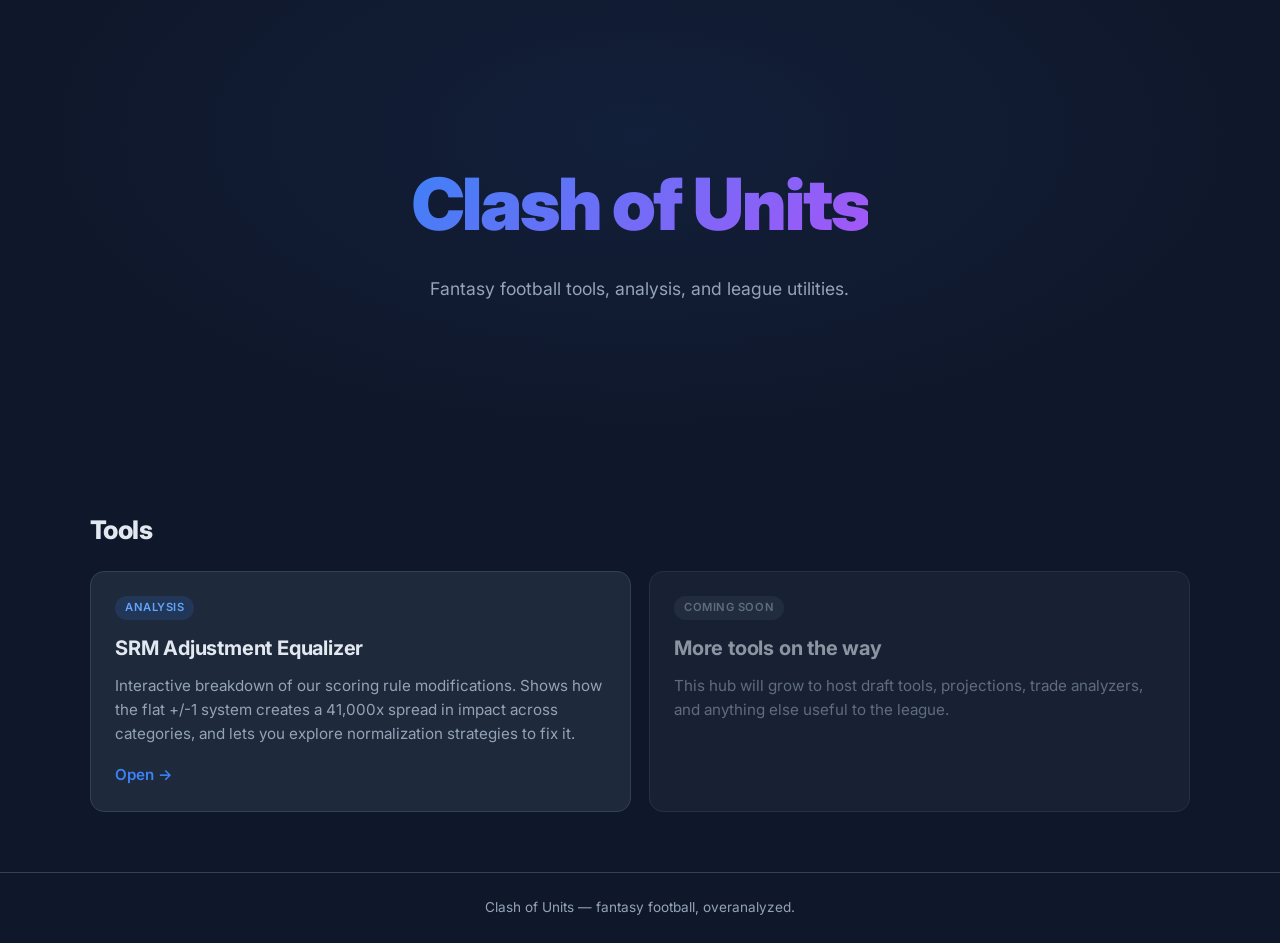
<file: docs/index.html>
<!DOCTYPE html>
<html lang="en">
<head>
  <meta charset="UTF-8">
  <meta name="viewport" content="width=device-width, initial-scale=1.0">
  <title>Clash of Units</title>
  <link rel="preconnect" href="https://fonts.googleapis.com">
  <link rel="preconnect" href="https://fonts.gstatic.com" crossorigin>
  <link href="https://fonts.googleapis.com/css2?family=Inter:wght@400;500;600;700;800;900&display=swap" rel="stylesheet">
  <link rel="stylesheet" href="style.css">
</head>
<body>

  <section id="hero">
    <div class="hero-content">
      <h1>Clash of Units</h1>
      <p class="hero-subtitle">Fantasy football tools, analysis, and league utilities.</p>
    </div>
  </section>

  <section id="tools" class="section">
    <div class="container">
      <h2 class="section-title">Tools</h2>
      <div class="tools-grid">
        <a href="srm/" class="tool-card">
          <div class="tool-tag">Analysis</div>
          <h3>SRM Adjustment Equalizer</h3>
          <p>Interactive breakdown of our scoring rule modifications. Shows how the flat +/-1 system creates a 41,000x spread in impact across categories, and lets you explore normalization strategies to fix it.</p>
          <div class="tool-cta">Open <span class="arrow">&rarr;</span></div>
        </a>

        <div class="tool-card tool-coming-soon">
          <div class="tool-tag">Coming Soon</div>
          <h3>More tools on the way</h3>
          <p>This hub will grow to host draft tools, projections, trade analyzers, and anything else useful to the league.</p>
        </div>
      </div>
    </div>
  </section>

  <footer>
    <p>Clash of Units &mdash; fantasy football, overanalyzed.</p>
  </footer>

</body>
</html>
</file>
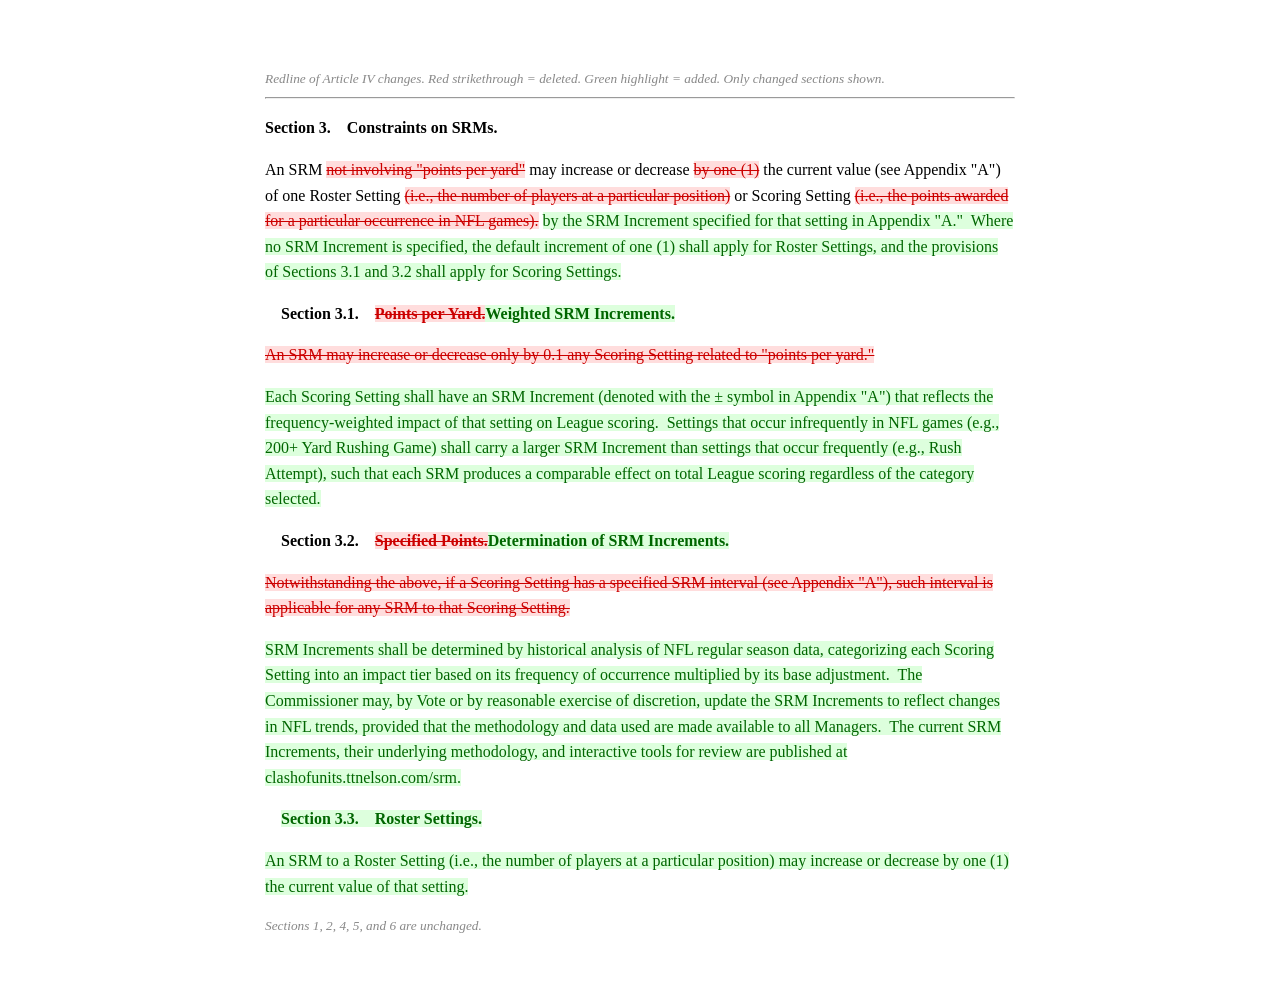
<file: docs/srm/article_iv_redline.html>
<!DOCTYPE html>
<html><head><meta charset="UTF-8"><title>Article IV Redline</title>
<style>
  body { font-family: 'Times New Roman', serif; font-size: 12pt; line-height: 1.6; max-width: 750px; margin: 40px auto; padding: 20px; }
  del { color: #c00; text-decoration: line-through; background: #fdd; }
  ins { color: #060; text-decoration: none; background: #dfd; }
  b { font-weight: bold; }
  .note { color: #888; font-style: italic; font-size: 10pt; margin: 8px 0; }
</style></head><body>

<p class="note">Redline of Article IV changes. Red strikethrough = deleted. Green highlight = added. Only changed sections shown.</p>
<hr>

<p><b>Section 3.&nbsp;&nbsp;&nbsp;&nbsp;Constraints on SRMs.</b></p>

<p>An SRM <del>not involving "points per yard"</del> may increase or decrease <del>by one (1)</del> the current value (see Appendix "A") of one Roster Setting <del>(i.e., the number of players at a particular position)</del> or Scoring Setting <del>(i.e., the points awarded for a particular occurrence in NFL games).</del> <ins>by the SRM Increment specified for that setting in Appendix "A."&nbsp; Where no SRM Increment is specified, the default increment of one (1) shall apply for Roster Settings, and the provisions of Sections 3.1 and 3.2 shall apply for Scoring Settings.</ins></p>

<p>&nbsp;&nbsp;&nbsp;&nbsp;<b>Section 3.1.&nbsp;&nbsp;&nbsp;&nbsp;<del>Points per Yard.</del><ins>Weighted SRM Increments.</ins></b></p>

<p><del>An SRM may increase or decrease only by 0.1 any Scoring Setting related to "points per yard."</del></p>

<p><ins>Each Scoring Setting shall have an SRM Increment (denoted with the &plusmn; symbol in Appendix "A") that reflects the frequency-weighted impact of that setting on League scoring.&nbsp; Settings that occur infrequently in NFL games (e.g., 200+ Yard Rushing Game) shall carry a larger SRM Increment than settings that occur frequently (e.g., Rush Attempt), such that each SRM produces a comparable effect on total League scoring regardless of the category selected.</ins></p>

<p>&nbsp;&nbsp;&nbsp;&nbsp;<b>Section 3.2.&nbsp;&nbsp;&nbsp;&nbsp;<del>Specified Points.</del><ins>Determination of SRM Increments.</ins></b></p>

<p><del>Notwithstanding the above, if a Scoring Setting has a specified SRM interval (see Appendix "A"), such interval is applicable for any SRM to that Scoring Setting.</del></p>

<p><ins>SRM Increments shall be determined by historical analysis of NFL regular season data, categorizing each Scoring Setting into an impact tier based on its frequency of occurrence multiplied by its base adjustment.&nbsp; The Commissioner may, by Vote or by reasonable exercise of discretion, update the SRM Increments to reflect changes in NFL trends, provided that the methodology and data used are made available to all Managers.&nbsp; The current SRM Increments, their underlying methodology, and interactive tools for review are published at clashofunits.ttnelson.com/srm.</ins></p>

<p>&nbsp;&nbsp;&nbsp;&nbsp;<b><ins>Section 3.3.&nbsp;&nbsp;&nbsp;&nbsp;Roster Settings.</ins></b></p>

<p><ins>An SRM to a Roster Setting (i.e., the number of players at a particular position) may increase or decrease by one (1) the current value of that setting.</ins></p>

<p class="note">Sections 1, 2, 4, 5, and 6 are unchanged.</p>

</body></html>
</file>
<file: docs/style.css>
/* ============ RESET & BASE ============ */
*, *::before, *::after { box-sizing: border-box; margin: 0; padding: 0; }

:root {
  --bg: #0f172a;
  --bg-alt: #1a2332;
  --surface: #1e293b;
  --border: #334155;
  --text: #e2e8f0;
  --text-muted: #94a3b8;
  --primary: #3b82f6;
  --primary-hover: #2563eb;
}

html { scroll-behavior: smooth; }
body {
  font-family: 'Inter', system-ui, -apple-system, sans-serif;
  background: var(--bg);
  color: var(--text);
  line-height: 1.6;
  -webkit-font-smoothing: antialiased;
  min-height: 100vh;
  display: flex;
  flex-direction: column;
}

a { color: inherit; text-decoration: none; }

/* ============ LAYOUT ============ */
.container { max-width: 1100px; margin: 0 auto; }
.section { padding: 60px 24px; flex: 1; }

/* ============ HERO ============ */
#hero {
  min-height: 50vh;
  display: flex;
  align-items: center;
  justify-content: center;
  text-align: center;
  padding: 60px 24px;
  background: radial-gradient(ellipse at 50% 30%, rgba(59,130,246,0.08) 0%, transparent 70%);
}
.hero-content { max-width: 700px; }
#hero h1 {
  font-size: clamp(2.5rem, 6vw, 4.5rem);
  font-weight: 900;
  letter-spacing: -0.03em;
  margin-bottom: 12px;
  background: linear-gradient(135deg, #3b82f6, #a855f7);
  -webkit-background-clip: text;
  -webkit-text-fill-color: transparent;
  background-clip: text;
}
.hero-subtitle {
  font-size: 1.1rem;
  color: var(--text-muted);
  line-height: 1.7;
}

/* ============ SECTION TITLE ============ */
.section-title {
  font-size: 1.6rem;
  font-weight: 800;
  margin-bottom: 20px;
  letter-spacing: -0.02em;
}

/* ============ TOOLS GRID ============ */
.tools-grid {
  display: grid;
  grid-template-columns: repeat(auto-fit, minmax(300px, 1fr));
  gap: 18px;
}
.tool-card {
  display: flex;
  flex-direction: column;
  background: var(--surface);
  border-radius: 14px;
  padding: 24px;
  border: 1px solid var(--border);
  transition: transform 0.2s, border-color 0.2s, box-shadow 0.2s;
  position: relative;
}
a.tool-card { cursor: pointer; }
a.tool-card:hover {
  transform: translateY(-2px);
  border-color: var(--primary);
  box-shadow: 0 12px 32px rgba(59,130,246,0.15);
}
.tool-tag {
  display: inline-block;
  padding: 3px 10px;
  background: rgba(59,130,246,0.15);
  color: #60a5fa;
  border-radius: 20px;
  font-size: 0.7rem;
  font-weight: 600;
  text-transform: uppercase;
  letter-spacing: 0.05em;
  width: fit-content;
  margin-bottom: 12px;
}
.tool-coming-soon .tool-tag {
  background: rgba(148,163,184,0.15);
  color: var(--text-muted);
}
.tool-card h3 {
  font-size: 1.25rem;
  font-weight: 700;
  margin-bottom: 10px;
  letter-spacing: -0.01em;
}
.tool-card p {
  color: var(--text-muted);
  font-size: 0.95rem;
  line-height: 1.6;
  flex-grow: 1;
  margin-bottom: 16px;
}
.tool-cta {
  color: var(--primary);
  font-weight: 600;
  font-size: 0.95rem;
  display: flex;
  align-items: center;
  gap: 4px;
}
.tool-cta .arrow {
  transition: transform 0.2s;
  display: inline-block;
}
a.tool-card:hover .tool-cta .arrow { transform: translateX(4px); }
.tool-coming-soon {
  opacity: 0.6;
}

/* ============ FOOTER ============ */
footer {
  text-align: center;
  padding: 24px;
  font-size: 0.85rem;
  color: var(--text-muted);
  border-top: 1px solid var(--border);
}

/* ============ RESPONSIVE ============ */
@media (max-width: 700px) {
  .section { padding: 40px 16px; }
  #hero { min-height: 40vh; padding: 40px 24px; }
}
</file>
